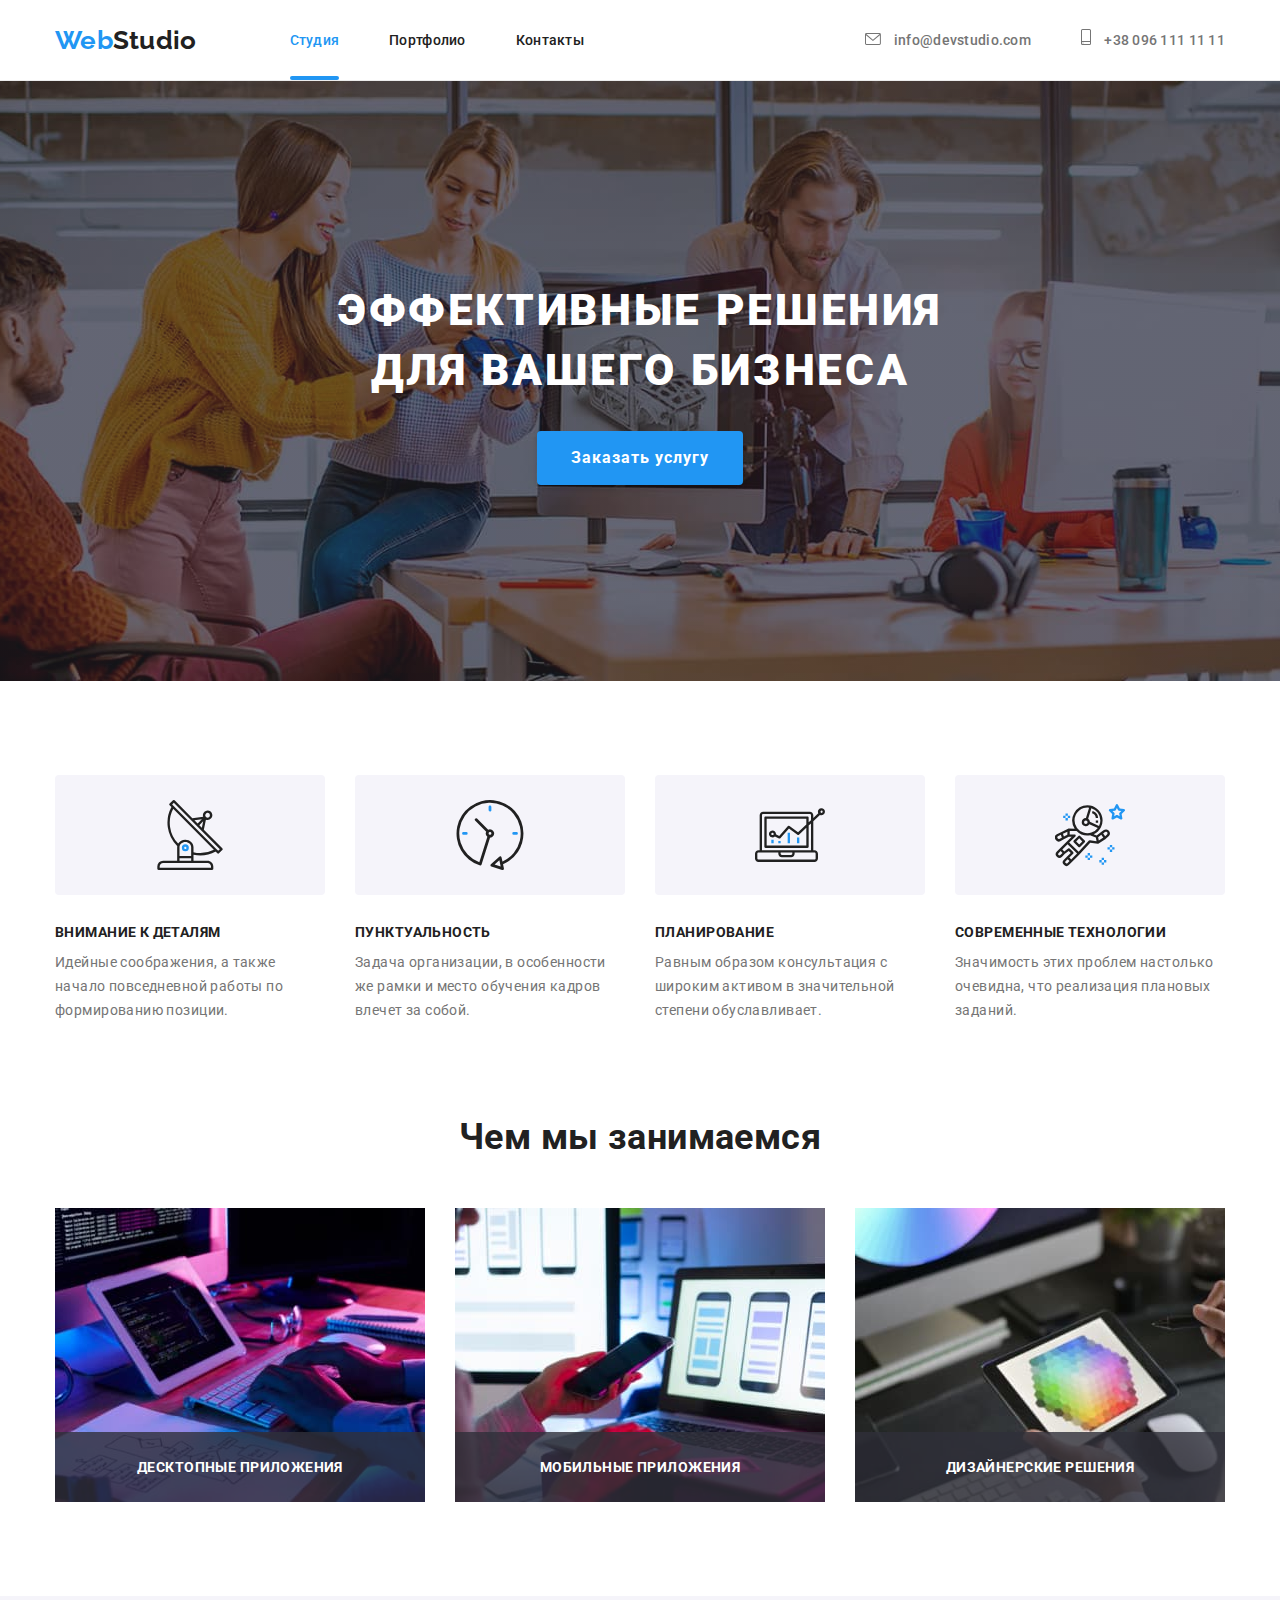
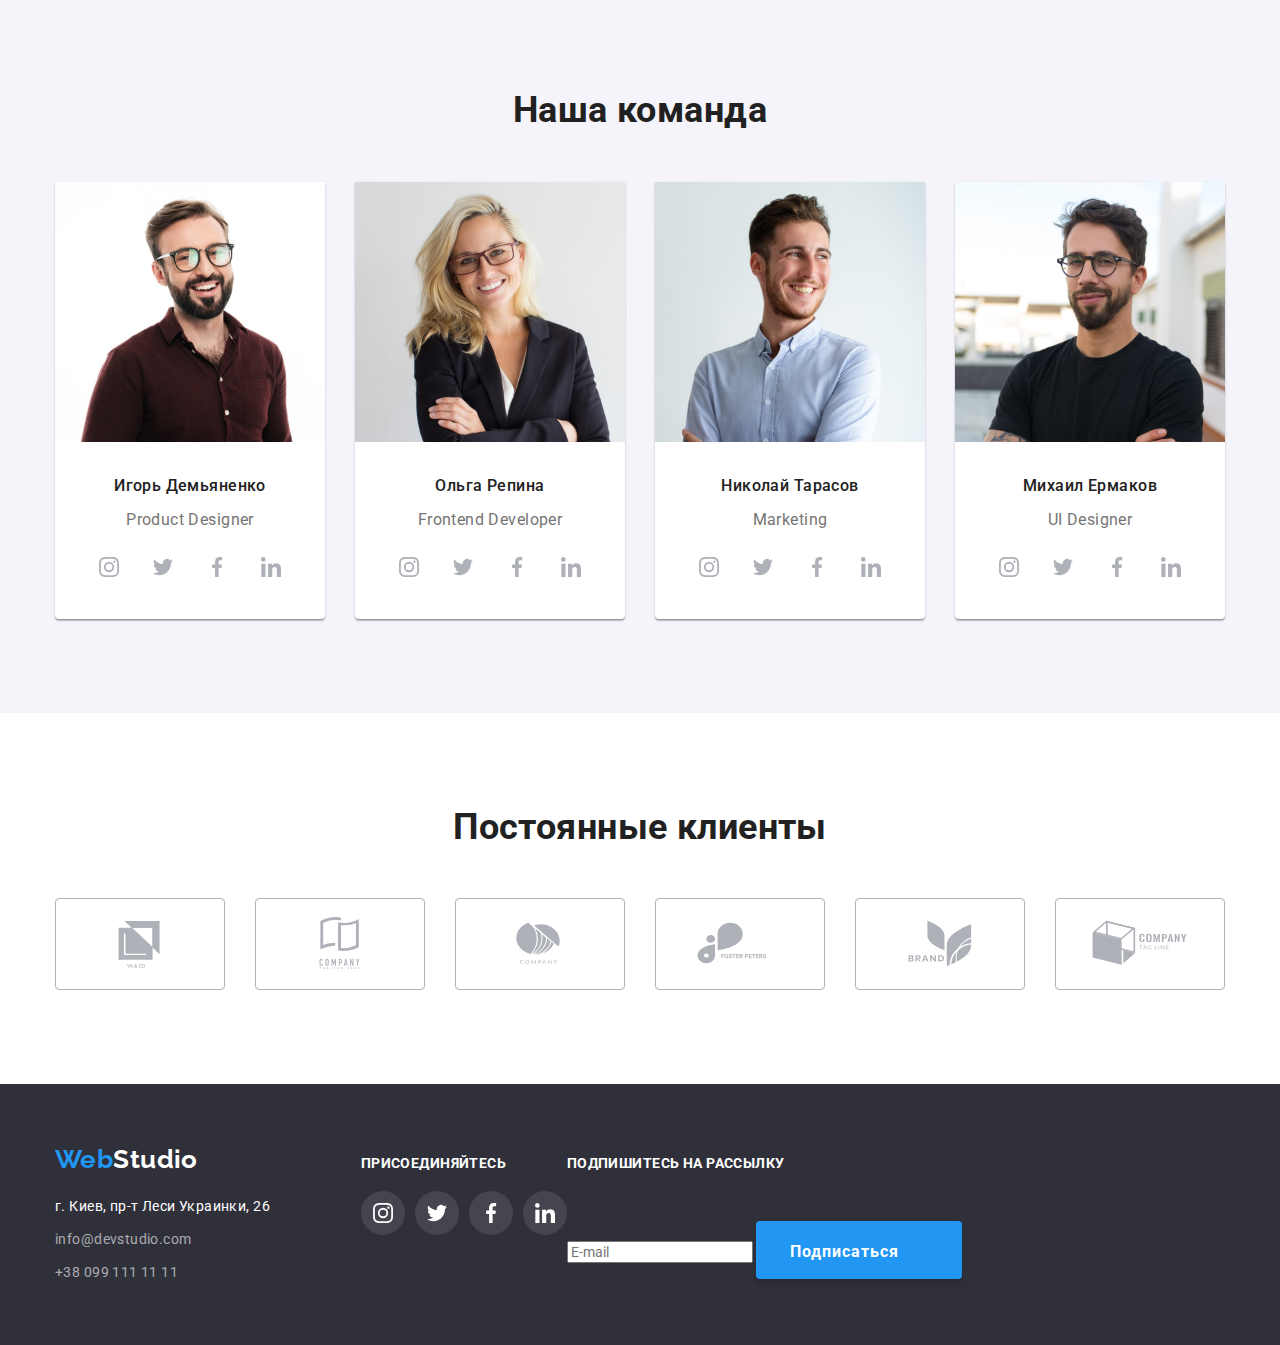
<file: index.html>
<!DOCTYPE html>
<html lang="ru">
  <head>
    <meta charset="UTF-8" />
    <meta http-equiv="X-UA-Compatible" content="IE=edge" />
    <meta name="viewport" content="width=device-width, initial-scale=1.0" />
    <title>Домашняя работа 7</title>

    <link
      href="https://fonts.googleapis.com/css2?family=Raleway:wght@700&family=Roboto:wght@400;500;700;900&display=swap"
      rel="stylesheet"
    />
    <link
      rel="stylesheet"
      href="https://cdnjs.cloudflare.com/ajax/libs/modern-normalize/1.0.0/modern-normalize.min.css"
    />
    <link rel="stylesheet" href="./css/style.css" />
  </head>

  <body>
    <header class="header">
      <div class="container">
        <nav class="header-navigation">
          <a href="" class="logo"> <span>Web</span>Studio </a>
          <ul class="menu-top">
            <li class="item">
              <div class="block-active">
                <a class="link-active" href="./index.html">Студия</a>
              </div>
            </li>
            <li class="item">
              <a class="link" href="./portfolio.html">Портфолио</a>
            </li>
            <li class="item">
              <a class="link" href="">Контакты</a>
            </li>
          </ul>
        </nav>
        <ul class="menu-top right">
          <li class="item right">
            <div class="nav-contact">
              <a class="link adress" href="mailto:info@devstudio.com">
                <svg class="nav-icons" width="16" height="12">
                  <use href="./images/sprite.svg#icon-envelope"></use>
                </svg>
                info@devstudio.com</a
              >
            </div>
          </li>
          <li class="item right">
            <div class="nav-contact">
              <a class="link adress" href="tel:+380961111111">
                <svg class="nav-icons" width="10" height="16">
                  <use href="./images/sprite.svg#icon-smartphone"></use>
                </svg>
                +38 096 111 11 11</a
              >
            </div>
          </li>
        </ul>
      </div>
    </header>

    <main class="main">
      <section class="hero">
        <div class="container-overlay">
          <h1 class="slogan">Эффективные решения для вашего бизнеса</h1>
          <button type="button" class="button" data-modal-open>
            Заказать услугу
          </button>
        </div>
      </section>
      <section class="peculiarities">
        <div class="container">
          <h2 class="block-name secret">Особенности</h2>
          <ul class="block">
            <li class="list-pec">
              <div class="box-icons">
                <svg class="pec-icons" width="70" height="70">
                  <use href="./images/sprite.svg#icon-antenna"></use>
                </svg>
              </div>
              <h3 class="text-title">Внимание к деталям</h3>
              <p class="text">
                Идейные соображения, а также начало повседневной работы по
                формированию позиции.
              </p>
            </li>
            <li class="list-pec">
              <div class="box-icons">
                <svg class="pec-icons" width="70" height="70">
                  <use href="./images/sprite.svg#icon-clock"></use>
                </svg>
              </div>
              <h3 class="text-title">Пунктуальность</h3>
              <p>
                Задача организации, в особенности же рамки и место обучения
                кадров влечет за собой.
              </p>
            </li>
            <li class="list-pec">
              <div class="box-icons">
                <svg class="pec-icons" width="70" height="70">
                  <use href="./images/sprite.svg#icon-diagram"></use>
                </svg>
              </div>
              <h3 class="text-title">Планирование</h3>
              <p>
                Равным образом консультация с широким активом в значительной
                степени обуславливает.
              </p>
            </li>
            <li class="list-pec last">
              <div class="box-icons">
                <svg class="pec-icons" width="70" height="70">
                  <use href="./images/sprite.svg#icon-astronaut"></use>
                </svg>
              </div>
              <h3 class="text-title">Современные технологии</h3>
              <p>
                Значимость этих проблем настолько очевидна, что реализация
                плановых заданий.
              </p>
            </li>
          </ul>
        </div>
      </section>
      <section class="doing">
        <div class="container">
          <h2 class="block-name">Чем мы занимаемся</h2>
          <ul class="block">
            <li class="list-block">
              <div class="block-active">
                <img
                  src="./images/work-station.jpg"
                  alt="Рабочее место"
                  width="370"
                  height="294"
                />
                <div class="box-doing">
                  <p class="white-text">ДЕСКТОПНЫЕ ПРИЛОЖЕНИЯ</p>
                </div>
              </div>
            </li>
            <li class="list-block">
              <div class="block-active">
                <img
                  src="./images/work-station2.jpg"
                  alt="Рабочее место с телефоном"
                  width="370"
                  height="294"
                />
                <div class="box-doing">
                  <p class="white-text">МОБИЛЬНЫЕ ПРИЛОЖЕНИЯ</p>
                </div>
              </div>
            </li>
            <li class="list-block">
              <div class="block-active">
                <img
                  src="./images/ipad.jpg"
                  alt="Планшет с палитрой"
                  width="370"
                  height="294"
                />
                <div class="box-doing">
                  <p class="white-text">ДИЗАЙНЕРСКИЕ РЕШЕНИЯ</p>
                </div>
              </div>
            </li>
          </ul>
        </div>
      </section>
      <section class="team">
        <div class="container">
          <h2 class="block-name our-team">Наша команда</h2>
          <ul class="block">
            <li class="list-team">
              <img
                src="./images/photo1.jpg"
                alt="Фотография Игоря Демяненко"
                width="270"
                height="260"
              />
              <h3 class="people">Игорь Демьяненко</h3>
              <p class="role" lang="en">Product Designer</p>
              <ul class="masters-socials">
                <li class="socials-item">
                  <a href="" class="social-link">
                    <svg class="social-icons" width="20" height="20">
                      <use href="./images/sprite.svg#icon-instagram"></use>
                    </svg>
                  </a>
                </li>
                <li class="socials-item">
                  <a href="" class="social-link">
                    <svg class="social-icons" width="20" height="20">
                      <use href="./images/sprite.svg#icon-twitter"></use>
                    </svg>
                  </a>
                </li>
                <li class="socials-item">
                  <a href="" class="social-link">
                    <svg class="social-icons" width="20" height="20">
                      <use href="./images/sprite.svg#icon-facebook"></use>
                    </svg>
                  </a>
                </li>
                <li class="socials-item">
                  <a href="" class="social-link">
                    <svg class="social-icons" width="20" height="20">
                      <use href="./images/sprite.svg#icon-linkedin"></use>
                    </svg>
                  </a>
                </li>
              </ul>
            </li>
            <li class="list-team">
              <img
                src="./images/photo2.jpg"
                alt="Фотография Ольги Репиной"
                width="270"
                height="260"
              />
              <h3 class="people">Ольга Репина</h3>
              <p class="role" lang="en">Frontend Developer</p>
              <ul class="masters-socials">
                <li class="socials-item">
                  <a href="" class="social-link">
                    <svg class="social-icons" width="20" height="20">
                      <use href="./images/sprite.svg#icon-instagram"></use>
                    </svg>
                  </a>
                </li>
                <li class="socials-item">
                  <a href="" class="social-link">
                    <svg class="social-icons" width="20" height="20">
                      <use href="./images/sprite.svg#icon-twitter"></use>
                    </svg>
                  </a>
                </li>
                <li class="socials-item">
                  <a href="" class="social-link">
                    <svg class="social-icons" width="20" height="20">
                      <use href="./images/sprite.svg#icon-facebook"></use>
                    </svg>
                  </a>
                </li>
                <li class="socials-item">
                  <a href="" class="social-link">
                    <svg class="social-icons" width="20" height="20">
                      <use href="./images/sprite.svg#icon-linkedin"></use>
                    </svg>
                  </a>
                </li>
              </ul>
            </li>
            <li class="list-team">
              <img
                src="./images/photo3.jpg"
                alt="Фотография Николая Тарасова"
                width="270"
                height="260"
              />
              <h3 class="people">Николай Тарасов</h3>
              <p class="role" lang="en">Marketing</p>
              <ul class="masters-socials">
                <li class="socials-item">
                  <a href="" class="social-link">
                    <svg class="social-icons" width="20" height="20">
                      <use href="./images/sprite.svg#icon-instagram"></use>
                    </svg>
                  </a>
                </li>
                <li class="socials-item">
                  <a href="" class="social-link">
                    <svg class="social-icons" width="20" height="20">
                      <use href="./images/sprite.svg#icon-twitter"></use>
                    </svg>
                  </a>
                </li>
                <li class="socials-item">
                  <a href="" class="social-link">
                    <svg class="social-icons" width="20" height="20">
                      <use href="./images/sprite.svg#icon-facebook"></use>
                    </svg>
                  </a>
                </li>
                <li class="socials-item">
                  <a href="" class="social-link">
                    <svg class="social-icons" width="20" height="20">
                      <use href="./images/sprite.svg#icon-linkedin"></use>
                    </svg>
                  </a>
                </li>
              </ul>
            </li>
            <li class="list-team">
              <img
                src="./images/photo4.jpg"
                alt="Фотография Михаила Ермакова"
                width="270"
                height="260"
              />
              <h3 class="people">Михаил Ермаков</h3>
              <p class="role" lang="en">UI Designer</p>
              <ul class="masters-socials">
                <li class="socials-item">
                  <a href="" class="social-link">
                    <svg class="social-icons" width="20" height="20">
                      <use href="./images/sprite.svg#icon-instagram"></use>
                    </svg>
                  </a>
                </li>
                <li class="socials-item">
                  <a href="" class="social-link">
                    <svg class="social-icons" width="20" height="20">
                      <use href="./images/sprite.svg#icon-twitter"></use>
                    </svg>
                  </a>
                </li>
                <li class="socials-item">
                  <a href="" class="social-link">
                    <svg class="social-icons" width="20" height="20">
                      <use href="./images/sprite.svg#icon-facebook"></use>
                    </svg>
                  </a>
                </li>
                <li class="socials-item">
                  <a href="" class="social-link">
                    <svg class="social-icons" width="20" height="20">
                      <use href="./images/sprite.svg#icon-linkedin"></use>
                    </svg>
                  </a>
                </li>
              </ul>
            </li>
          </ul>
        </div>
      </section>
      <section class="clients">
        <div class="container">
          <h2 class="block-name company">Постоянные клиенты</h2>
          <ul class="company-list">
            <li class="company-logo">
              <a href="" class="company-link">
                <div class="box-company">
                  <svg class="company-icons" width="106" height="60">
                    <use href="./images/sprite.svg#icon-company-one"></use>
                  </svg>
                </div>
              </a>
            </li>
            <li class="company-logo">
              <a href="" class="company-link">
                <div class="box-company">
                  <svg class="company-icons" width="106" height="60">
                    <use href="./images/sprite.svg#icon-company-two"></use>
                  </svg>
                </div>
              </a>
            </li>
            <li class="company-logo">
              <a href="" class="company-link">
                <div class="box-company">
                  <svg class="company-icons" width="106" height="60">
                    <use href="./images/sprite.svg#icon-company-three"></use>
                  </svg>
                </div>
              </a>
            </li>
            <li class="company-logo">
              <a href="" class="company-link">
                <div class="box-company">
                  <svg class="company-icons" width="106" height="60">
                    <use href="./images/sprite.svg#icon-company-four"></use>
                  </svg>
                </div>
              </a>
            </li>
            <li class="company-logo">
              <a href="" class="company-link">
                <div class="box-company">
                  <svg class="company-icons" width="106" height="60">
                    <use href="./images/sprite.svg#icon-company-five"></use>
                  </svg>
                </div>
              </a>
            </li>
            <li class="company-logo">
              <a href="" class="company-link">
                <div class="box-company">
                  <svg class="company-icons" width="106" height="60">
                    <use href="./images/sprite.svg#icon-company-six"></use>
                  </svg>
                </div>
              </a>
            </li>
          </ul>
        </div>
      </section>
    </main>
    <footer class="footer">
      <div class="container box">
        <div class="box-adress">
          <a href="" class="logo white"> <span>Web</span>Studio </a>
          <address class="adress">
            <ul class="menu">
              <li class="link-down">
                <a
                  class="link white"
                  href="https://www.google.com/maps/place/бул.+Леси+Украинки,+26,+Киев,+02000/@50.4265807,30.5361971,17z/data=!4m13!1m7!3m6!1s0x40d4cf0e033ecbe9:0x57a4dffefec77da0!2z0LHRg9C7LiDQm9C10YHQuCDQo9C60YDQsNC40L3QutC4LCAyNiwg0JrQuNC10LIsIDAyMDAw!3b1!8m2!3d50.4265807!4d30.5383858!3m4!1s0x40d4cf0e033ecbe9:0x57a4dffefec77da0!8m2!3d50.4265807!4d30.5383858"
                  target="blannk"
                  >г. Киев, пр-т Леси Украинки, 26</a
                >
              </li>
              <li class="link-down">
                <a class="link down" href="mailto:info@devstudio.com"
                  >info@devstudio.com</a
                >
              </li>
              <li class="link-down">
                <a class="link down" href="tel:+380991111111"
                  >+38 099 111 11 11</a
                >
              </li>
            </ul>
          </address>
        </div>
        <div class="box-socials">
          <h3 class="text-social">ПРИСОЕДИНЯЙТЕСЬ</h3>
          <ul class="menu adress-socials">
            <li class="socials-item">
              <a href="" class="social-link dark">
                <svg class="social-icons white" width="20" height="20">
                  <use href="./images/sprite.svg#icon-instagram"></use>
                </svg>
              </a>
            </li>
            <li class="socials-item">
              <a href="" class="social-link dark">
                <svg class="social-icons white" width="20" height="20">
                  <use href="./images/sprite.svg#icon-twitter"></use>
                </svg>
              </a>
            </li>
            <li class="socials-item">
              <a href="" class="social-link dark">
                <svg class="social-icons white" width="20" height="20">
                  <use href="./images/sprite.svg#icon-facebook"></use>
                </svg>
              </a>
            </li>
            <li class="socials-item">
              <a href="" class="social-link dark">
                <svg class="social-icons white" width="20" height="20">
                  <use href="./images/sprite.svg#icon-linkedin"></use>
                </svg>
              </a>
            </li>
          </ul>
        </div>
       <label>
          <div class="post">
            <h3 class="text-social">ПОДПИШИТЕСЬ НА РАССЫЛКУ</h3>
            <input type="email" class="dark-mail" placeholder="E-mail" />
            <button type="submit" class="button">
              Подписаться
              <svg class="messenger" width="24" height="24">
                <use href="./images/sprite.svg#icon-telegram"></use>
              </svg>
            </button>
          </div>
          </div>
       </label>
    </footer>
    <div class="backdrop is-hidden" data-modal>
      <div class="modal">
        <div class="modal-close">
          <button class="close" data-modal-close>
            <svg class="close-icon" width="18" height="18">
              <use href="./images/sprite.svg#icon-close"></use>
            </svg>
          </button>
        </div>
        <div class="inform-box">
          <form action="#" class="modal-form">
            <h2 class="name-form">Оставьте свои данные, мы перезвоним</h2>
            <div class="box-size">
              <label class="label-size">
                <p class="text-form">Имя</p>
                <input type="text" class="inform" name="Username" />
                <svg class="inform-icon" width="18" height="18">
                  <use href="./images/sprite.svg#icon-person"></use>
                </svg>
              </label>
            </div>
            <div class="box-size">
              <label>
                <p class="text-form">Телефон</p>
                <input type="tel" class="inform" name="phone-number" />
                <svg class="inform-icon" width="18" height="18">
                  <use href="./images/sprite.svg#icon-phone"></use>
                </svg>
              </label>
            </div>
            <div class="box-size">
              <label>
                <p class="text-form">Почта</p>
                <input type="email" class="inform" name="Email" />
                <svg class="inform-icon" width="18" height="18">
                  <use href="./images/sprite.svg#icon-email"></use>
                </svg>
              </label>
            </div>
            <div class="box-comment">
              <label>
                <p class="text-form">Комментарий</p>
                <textarea name="Comment" class="inform textcomment"></textarea>
              </label>
            </div>
            <label class="checkbox">             
                <div class="checkbox__box">
                  <input type="checkbox" class="inform-chek" name="License">
                  <div class="check__box"></div>
                  <p class="agreement">Соглашаюсь с рассылкой и принимаю
                    <a href="" class="agreement-link">Условия договора</a></p>
                </div>           
            </label>
            <div class="box-button">
              <button type="submit" class="button-modal">Отправить</button>
            </div>
          </form>
        </div>
        </div>
      </div>
    <script src="./js/modal.js"></script>
  </body>
</html>
</file>
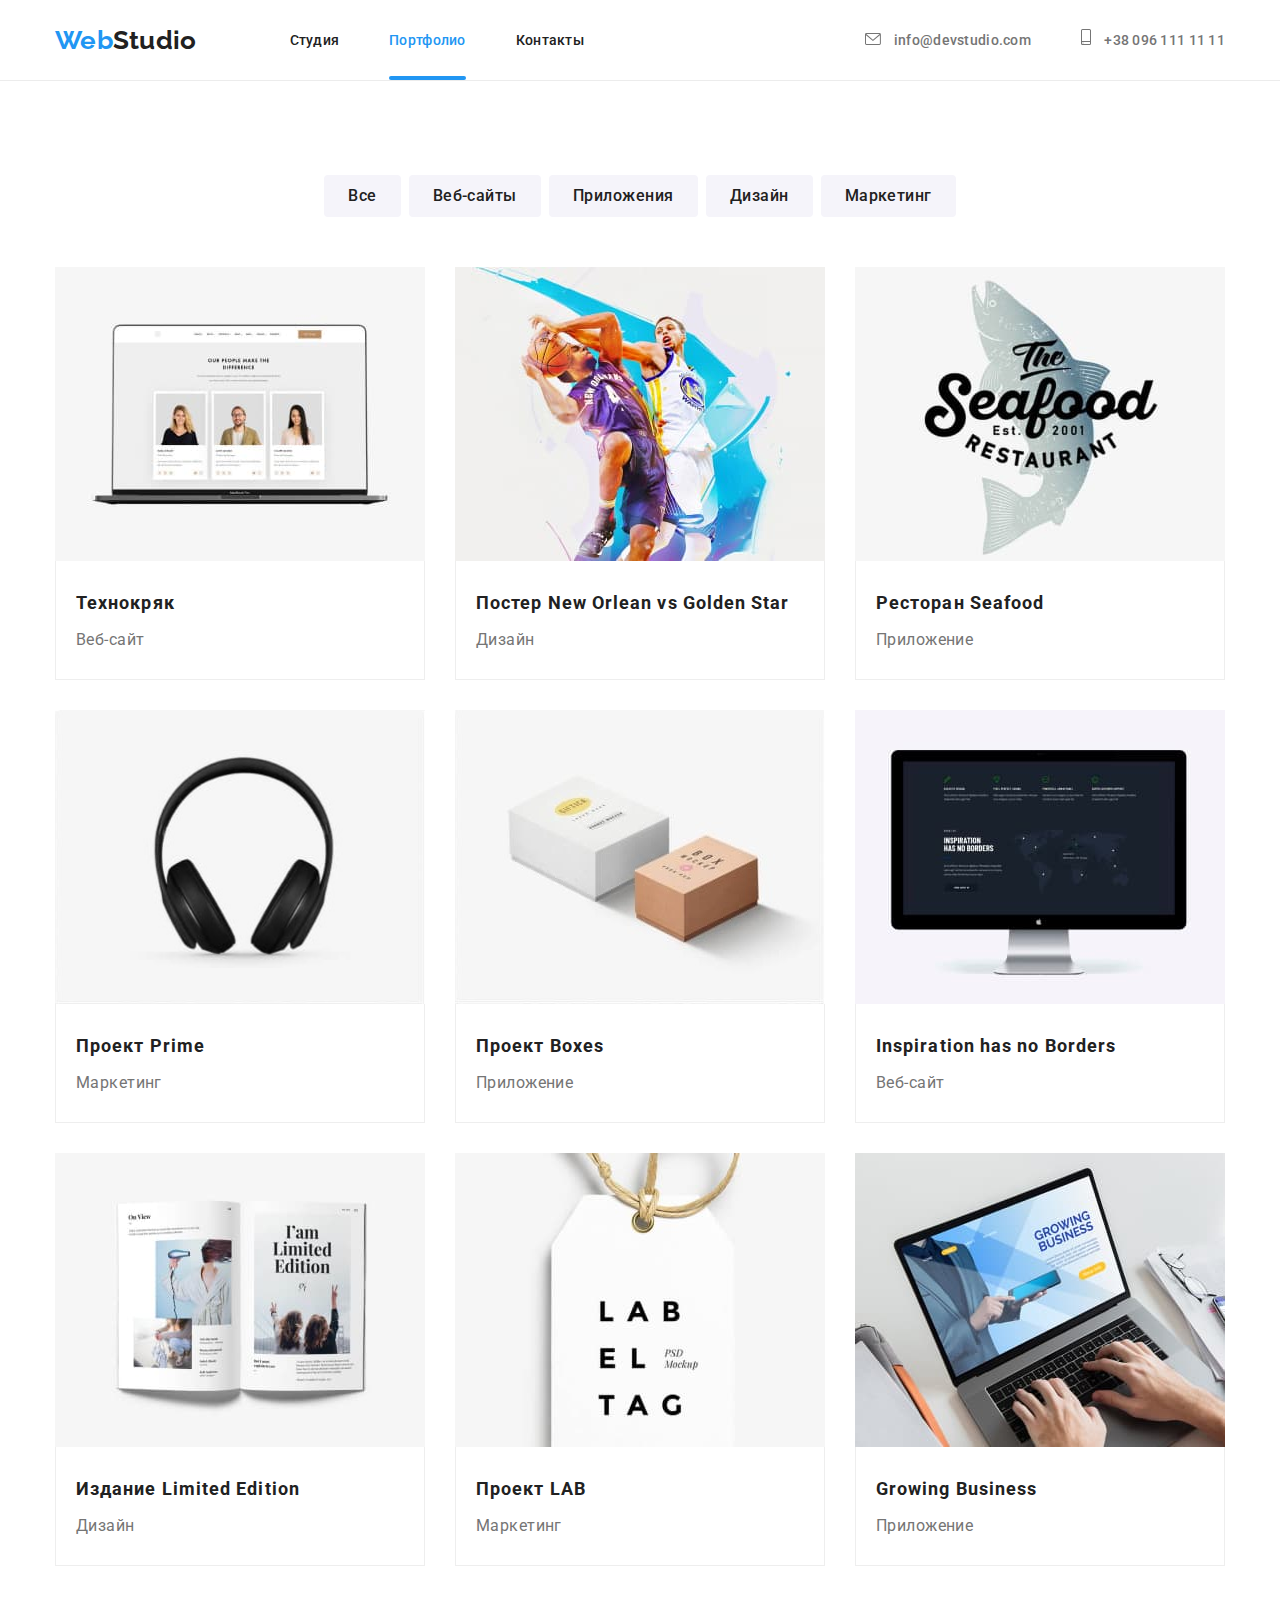
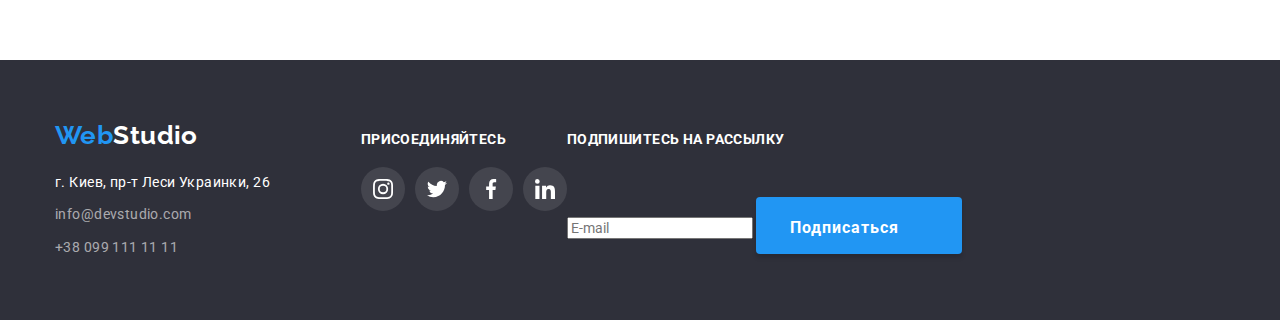
<file: portfolio.html>
<!DOCTYPE html>
<html lang="ru">
<head>
    <meta charset="UTF-8">
    <meta http-equiv="X-UA-Compatible" content="IE=edge">
    <meta name="viewport" content="width=device-width, initial-scale=1.0">
    <title> Домашняя работа 7</title>
    <link rel="stylesheet"
        href="https://cdnjs.cloudflare.com/ajax/libs/modern-normalize/1.0.0/modern-normalize.min.css" />
    <link
        href="https://fonts.googleapis.com/css2?family=Raleway:wght@700&family=Roboto:wght@400;500;700;900&display=swap"
        rel="stylesheet">
    <link rel="stylesheet" href="./css/style.css">
</head>
<body>
    <header class="header">
        <div class="container">
            <nav class="header-navigation">
                <a href="" class="logo">
                    <span>Web</span>Studio
                </a>
                <ul class="menu-top">
                    <li class="item">
                        <a class="link" href="./index.html">Студия</a>
                    </li>
                    <li class="item">
                        <div class="block-active">
                            <a class="link-active" href="./portfolio.html">Портфолио</a>
                        </div>
                    </li>
                    <li class="item"><a class="link" href="">Контакты</a></li>
                </ul>
            </nav>
            <ul class="menu-top right">
                <li class="item right">
                    <Div class="nav-contact">
                        <a class="link adress" href="mailto:info@devstudio.com">
                            <svg class="nav-icons" width="16" height="12">
                                <use href='./images/sprite.svg#icon-envelope'></use>
                            </svg>
                            info@devstudio.com</a>
                    </Div>
                </li>
                <li class="item right">
                    <div class="nav-contact">
                        <a class="link adress" href="tel:+380961111111">
                            <svg class="nav-icons" width="10" height="16">
                                <use href='./images/sprite.svg#icon-smartphone'></use>
                            </svg>
                            +38 096 111 11 11</a>
                    </div>
                </li>
            </ul>
        </div>
    </header>
    <main>                       
        <section class="filter">
            <div class="container">
                <h1 class="block-name secret">Наши работы</h1>
                <ul class="filter-block">
                    <li class="list-fb">
                        <button class="filter-fb" type="button">Все</button>
                    </li>
                    <li class="list-fb">
                        <button class="filter-fb" type="button">Веб-сайты</button>
                    </li>
                    <li class="list-fb">
                        <button class="filter-fb" type="button">Приложения</button>
                    </li>
                    <li class="list-fb">
                        <button class="filter-fb" type="button">Дизайн</button>
                    </li>
                    <li class="list-fb">
                        <button class="filter-fb" type="button">Маркетинг</button>
                    </li>
                </ul>
            </div>
            <div class="container">
                <ul class="menu prt">
                    <li class="list-poster">
                        <div class="block-active">
                            <a class="posters" href="">
                                <div class="shadow">
                                    <div class="container-over">
                                        <img src="./images/portfolio/technokryak.jpg" alt="Веб сайт проекта Технокряк" width="370" height="294">
                                        <div class="box-posters">
                                            <p class="text-back">
                                                Технокряк это современная площадка распространения коронавируса. Компании используют эту платформу для цифрового
                                                шпионажа и атак на защищённые сервера конкурентов.
                                            </p>
                                        </div>
                                    </div>
                                    <div class="caption">
                                        <h2 class="posters-plogo">Технокряк</h2>
                                        <p class="posters-ptext">Веб-сайт</p>
                                    </div>
                                </div>
                            </a>
                        </div>
                    </li>
                    <li class="list-poster">
                       <div class="block-active">
                            <a class="posters" href="">
                              <div class="shadow">
                                <div class="container-over">
                                    <img src="./images/portfolio/poster.jpg" alt="Постер" width="370" height="294">
                                    <div class="box-posters">
                                        <p class="text-back">
                                            Технокряк это современная площадка распространения коронавируса. Компании используют эту платформу для цифрового
                                            шпионажа и атак на защищённые сервера конкурентов.
                                        </p>
                                    </div>
                                </div>
                                <div class="caption">
                                    <h2 class="posters-plogo">Постер New Orlean vs Golden Star</h2>
                                    <p class="posters-ptext">Дизайн</p>
                                </div>
                              </div>
                            </a>
                       </div>
                    </li>
                    <li class="list-poster">
                       <div class="block-active">
                            <a class="posters" href="">
                               <div class="shadow">
                                   <div class="container-over">
                                        <img src="./images/portfolio/restoran.jpg" alt="Ресторан морской кухни" width="370" height="294">
                                        <div class="box-posters">
                                            <p class="text-back">
                                                Технокряк это современная площадка распространения коронавируса. Компании используют эту платформу для
                                                цифрового
                                                шпионажа и атак на защищённые сервера конкурентов.
                                            </p>
                                        </div>
                                    </div>
                                    <div class="caption">
                                        <h2 class="posters-plogo">Ресторан <span lang="en">Seafood</span></h2>
                                        <p class="posters-ptext">Приложение</p>
                                    </div>
                               </div>
                            </a>
                       </div>
                    </li>
                    <li class="list-poster">
                       <div class="block-active">
                            <a class="posters" href="">
                               <div class="shadow">
                                    <div class="container-over">
                                        <img src="./images/portfolio/project-prime.jpg" alt="Изображение наушников" width="370" height="294">
                                        <div class="box-posters">
                                            <p class="text-back">
                                                Технокряк это современная площадка распространения коронавируса. Компании используют эту платформу для
                                                цифрового
                                                шпионажа и атак на защищённые сервера конкурентов.
                                            </p>
                                    </div>
                                    </div>
                                    <div class="caption">
                                        <h2 class="posters-plogo">Проект <span lang="en">Prime</span></h2>
                                        <p class="posters-ptext">Маркетинг</p>
                                    </div>
                               </div>
                            </a>
                       </div>
                    </li>
                    <li class="list-poster">
                        <div class="block-active">
                            <a class="posters" href="">
                               <div class="shadow">
                                   <div class="container-over">
                                        <img src="./images/portfolio/procject-boxes.jpg" alt="Изображение дизайнерских коробок" width="370" height="294">
                                        <div class="box-posters">
                                            <p class="text-back">
                                                Технокряк это современная площадка распространения коронавируса. Компании используют эту платформу для
                                                цифрового
                                                шпионажа и атак на защищённые сервера конкурентов.
                                            </p>
                                   </div>
                                    </div>
                                    <div class="caption">
                                        <h2 class="posters-plogo">Проект <span lang="en">Boxes</span></h2>
                                        <p class="posters-ptext">Приложение</p>
                                    </div>
                               </div>
                            </a>
                        </div>
                    </li>
                    <li class="list-poster">
                        <div class="block-active">
                            <a class="posters" href="">
                               <div class="shadow">
                                   <div class="container-over">
                                        <img src="./images/portfolio/web-site.jpg" alt="Веб сайт проекта" width="370" height="294">
                                        <div class="box-posters">
                                            <p class="text-back">
                                                Технокряк это современная площадка распространения коронавируса. Компании используют эту платформу для
                                                цифрового
                                                шпионажа и атак на защищённые сервера конкурентов.
                                            </p>
                                   </div>
                                    </div>
                                    <div class="caption">
                                        <h2 class="posters-plogo" lang="en">Inspiration has no Borders</h2>
                                        <p class="posters-ptext">Веб-сайт</p>
                                    </div>
                               </div>
                            </a>
                        </div>
                    </li>
                    <li class="list-poster">
                        <div class="block-active">
                            <a class="posters" href="">
                               <div class="shadow">
                                   <div class="container-over">
                                        <img src="./images/portfolio/design.jpg" alt="Изображение разворота журнала" width="370" height="294">
                                        <div class="box-posters">
                                            <p class="text-back">
                                                Технокряк это современная площадка распространения коронавируса. Компании используют эту платформу для
                                                цифрового
                                                шпионажа и атак на защищённые сервера конкурентов.
                                            </p>
                                   </div>
                                    </div>
                                    <div class="caption">
                                        <h2 class="posters-plogo">Издание <span lang="en">Limited Edition</span></h2>
                                        <p class="posters-ptext">Дизайн</p>
                                    </div>
                               </div>
                            </a>
                        </div>
                    </li>
                    <li class="list-poster">
                        <div class="block-active">
                            <a class="posters" href="">
                               <div class="shadow">
                                    <div class="container-over">
                                        <img src="./images/portfolio/project-lab.jpg" alt="Изображение дизайнерского элемента" width="370" height="294">
                                        <div class="box-posters">
                                            <p class="text-back">
                                                Технокряк это современная площадка распространения коронавируса. Компании используют эту платформу для
                                                цифрового
                                                шпионажа и атак на защищённые сервера конкурентов.
                                            </p>
                                    </div>
                                    </div>
                                    <div class="caption">
                                        <h2 class="posters-plogo">Проект <span lang="en">LAB</span></h2>
                                        <p class="posters-ptext">Маркетинг</p>
                                    </div>
                               </div>
                            </a>
                        </div>
                    </li>
                    <li class="list-poster">
                        <div class="block-active">
                            <a class="posters" href="">
                               <div class="shadow">
                                    <div class="container-over">
                                        <img src="./images/portfolio/growing-business.jpg" alt="Изображение рабочего места" width="370" height="294">
                                        <div class="box-posters">
                                            <p class="text-back">
                                                Технокряк это современная площадка распространения коронавируса. Компании используют эту платформу для
                                                цифрового
                                                шпионажа и атак на защищённые сервера конкурентов.
                                            </p>
                                    </div>
                                    </div>
                                    <div class="caption">
                                        <h2 class="posters-plogo" lang="en">Growing Business</h2>
                                        <p class="posters-ptext">Приложение</p>
                                    </div>
                               </div>
                            </a>
                        </div>
                    </li>
                </ul>
            </div>
        </section>
    </main>
<footer class="footer">
    <div class="container box">
        <div class="box-adress">
            <a href="" class="logo white"> <span>Web</span>Studio </a>
            <address class="adress">
                <ul class="menu">
                    <li class="link-down">
                        <a class="link white"
                            href="https://www.google.com/maps/place/бул.+Леси+Украинки,+26,+Киев,+02000/@50.4265807,30.5361971,17z/data=!4m13!1m7!3m6!1s0x40d4cf0e033ecbe9:0x57a4dffefec77da0!2z0LHRg9C7LiDQm9C10YHQuCDQo9C60YDQsNC40L3QutC4LCAyNiwg0JrQuNC10LIsIDAyMDAw!3b1!8m2!3d50.4265807!4d30.5383858!3m4!1s0x40d4cf0e033ecbe9:0x57a4dffefec77da0!8m2!3d50.4265807!4d30.5383858"
                            target="blannk">г. Киев, пр-т Леси Украинки, 26</a>
                    </li>
                    <li class="link-down">
                        <a class="link down" href="mailto:info@devstudio.com">info@devstudio.com</a>
                    </li>
                    <li class="link-down">
                        <a class="link down" href="tel:+380991111111">+38 099 111 11 11</a>
                    </li>
                </ul>
            </address>
        </div>
        <div class="box-socials">
            <h3 class="text-social">ПРИСОЕДИНЯЙТЕСЬ</h3>
            <ul class="menu adress-socials">
                <li class="socials-item">
                    <a href="" class="social-link dark">
                        <svg class="social-icons white" width="20" height="20">
                            <use href="./images/sprite.svg#icon-instagram"></use>
                        </svg>
                    </a>
                </li>
                <li class="socials-item">
                    <a href="" class="social-link dark">
                        <svg class="social-icons white" width="20" height="20">
                            <use href="./images/sprite.svg#icon-twitter"></use>
                        </svg>
                    </a>
                </li>
                <li class="socials-item">
                    <a href="" class="social-link dark">
                        <svg class="social-icons white" width="20" height="20">
                            <use href="./images/sprite.svg#icon-facebook"></use>
                        </svg>
                    </a>
                </li>
                <li class="socials-item">
                    <a href="" class="social-link dark">
                        <svg class="social-icons white" width="20" height="20">
                            <use href="./images/sprite.svg#icon-linkedin"></use>
                        </svg>
                    </a>
                </li>
            </ul>
        </div>
        <div class="post">
            <h3 class="text-social">ПОДПИШИТЕСЬ НА РАССЫЛКУ</h3>
            <input type="email" class="dark-mail" placeholder="E-mail" />
            <button type="submit" class="button">
                Подписаться
                <svg class="messenger" width="24" height="24">
                    <use href="./images/sprite.svg#icon-telegram"></use>
                </svg>
            </button>
        </div>
    </div>
</footer>
</body>
    
</html>
</file>
<file: css/style.css>
/* цвет основного текста #757575

вточиный текст #212121
акцент  #2196F3;
 фон^ - background: #E5E5E5
      - header  #FFFFFF
      - hero #2F303A
*/

:root {
  --primary-text-color: #757575;
  --secondary-text-color: #212121;
  --accent-text-color: #2196f3;
  --white-color: #ffffff;
}

/* Офрмление body*/
p,
h1,
h2,
h3,
h4,
h5,
h6 {
  margin-top: 0;
  margin-bottom: 0;
}

ul {
  margin-top: 0;
  margin-bottom: 0;
  padding-left: 0;
}

img {
  display: block;
}

body {
  color: var(--primary-text-color);
  background-color: var(--white-color);
  font-family: Roboto, sans-serif;
  font-style: normal;
  font-weight: 400;
  font-size: 14px;
  line-height: 1.71;
  letter-spacing: 0.03em;
}

/* Офрмление header*/

.container {
  width: 1200px;
  padding-left: 15px;
  padding-right: 15px;
  margin: 0 auto;
}

.header {
  padding-bottom: 24px;
  padding-top: 25px;
  font-weight: 500;
  font-size: 14px;
  line-height: 1.14x;
  letter-spacing: 0.02em;
  border-bottom: 1px solid #ececec;
}

.header-navigation {
  display: flex;
  align-items: center;
}

.header .container {
  display: flex;
  align-items: center;
}

/* Офрмление логтипа*/

.logo {
  margin-right: 93px;
  font-family: Raleway;
  font-weight: 700;
  font-size: 26px;
  line-height: 1.19;
  text-decoration-line: none;
}

.logo > span {
  color: var(--accent-text-color);
}

.logo:visited {
  color: var(--secondary-text-color);
}

/* Офрмление навигационного меню и 
адресной информации */

.menu-top {
  list-style: none;
  font-style: normal;
}

.menu-top:visited {
  color: var(--secondary-text-color);
}

.menu-top {
  display: flex;
}

.right {
  margin-left: auto;
  display: flex;
 
}

.nav-contact {
  display: flex;

  align-items: center;
  justify-content: center;
}

.nav-icons {
  margin-right: 10px;
  fill: var(--primary-text-color);
  transition-property: fill;
  transition-duration: 250ms;
  transition-timing-function: cubic-bezier(0.4, 0, 0.2, 1);
  t
}

.link {
  display: inline-block;
  text-decoration-line: none;
  color: var(--secondary-text-color);
  transition-property: color;
  transition-duration: 250ms;
  transition-timing-function: cubic-bezier(0.4, 0, 0.2, 1);
}

.link:hover .nav-icons,
.link:focus .nav-icons,
.link:hover,
.link:focus {
  color: var(--accent-text-color);
  fill: var(--accent-text-color);
}
.block-active {
  position: relative;  
}

.link-active {
  display: inline-block;
  text-decoration-line: none;
  color: var(--accent-text-color);
}

.link-active::after {
  content: "";
  display: inline-block;
  position: absolute;
  bottom: -28px;
  left: 0;
  width: 100%;
  height: 4px;
  background: #2196f3;
  border-radius: 2px;
}

.item:not(:last-child) {
  margin-right: 50px;
}

.adress {
  color: var(--primary-text-color);
}

/* Офрмление блока hero*/

.hero {
   color: var(--white-color);
  text-align: center;
}

.container-overlay {
  margin-right: auto;
  margin-left: auto;
  max-width: 1600px;
  height: 600px;
  /*outline: 2px solid brown;*/
  padding-bottom: 200px;
  padding-top: 200px;
  justify-content: center;
  background-image: linear-gradient(
      rgba(47, 48, 58, 0.4),
      rgba(47, 48, 58, 0.4)
    ),
    url(../images/hero-logo.jpg);
  background-repeat: no-repeat;
  background-position: center;
}

.slogan {
  margin-left: auto;
  margin-right: auto;
  padding-top: 0px;
  padding-bottom: 0px;
  width: 696px;
  font-weight: 900;
  font-size: 44px;
  line-height: 1.36;
  letter-spacing: 0.06em;
  text-transform: uppercase;
}

.button {
  margin-top: 30px;
  padding-right: 32px;
  padding-left: 32px;
  padding-top: 10px;
  padding-bottom: 10px;
  box-shadow: 0px 4px 4px rgba(0, 0, 0, 0.15);
  border-radius: 4px;
  border-color: transparent;
  font-family: Roboto;
  color: var(--white-color);
  background-color: var(--accent-text-color);
  font-weight: 700;
  font-size: 16px;
  line-height: 1.87;
  letter-spacing: 0.06em;
  cursor: pointer;
}

/* Офрмление блока Особенности (peculiarities)*/

.peculiarities {
  padding-top: 94px;
  padding-bottom: 94px;
}

.list-pec {
  margin-right: 30px;
  width: 270px;
}

.last {
  margin-right: 0;
}

.secret {
  display: none;
}
.box-icons {
  display: flex;
  align-items: center;
  justify-content: center;
  width: 270px;
  height: 120px;
  background: #f5f4fa;
  border-radius: 4px;
}

.text-title {
  margin-bottom: 10px;
  margin-top: 30px;
  color: var(--secondary-text-color);
  font-weight: bold;
  font-size: 14px;
  line-height: 1.14;
  text-transform: uppercase;
}

.block {
  display: flex;
  list-style: none;
  justify-content: space-between;
}

/* Офрмление блока Чем мы занимаемся (doing)*/

.doing {
  padding-bottom: 94px;
}

.block-name {
  margin-bottom: 50px;
  color: var(--secondary-text-color);
  font-weight: 700;
  font-size: 36px;
  line-height: 1.16;
  text-align: center;
}
.box-doing {
  position: absolute;
  bottom: 0;
  width: 370px;
  height: 70px;
  text-align: center;
  padding-top: 27px;
  padding-bottom: 27px;
  background: rgba(47, 48, 58, 0.8);
}

.white-text {
  margin-right: auto;
  margin-left: auto;
  font-family: Roboto;
  font-style: normal;
  font-weight: 700;
  font-size: 14px;
  line-height: 16px;
  text-align: center;
  letter-spacing: 0.03em;
  text-transform: uppercase;
  color: #ffffff;
}

/* Офрмление блока Наша команда (team)*/

.team {
  padding-top: 94px;
  padding-bottom: 94px;
  background: #f5f4fa;
}

.list-team {
  padding-bottom: 30px;
  text-align: center;
  background: var(--white-color);
  box-shadow: 0px 1px 3px rgba(0, 0, 0, 0.12), 0px 1px 1px rgba(0, 0, 0, 0.14),
    0px 2px 1px rgba(0, 0, 0, 0.2);
  border-radius: 0px 0px 4px 4px;
}

.people {
  margin-top: 30px;
  margin-bottom: 10px;
  color: var(--secondary-text-color);
  font-weight: 500;
  font-size: 16px;
  line-height: 1, 19;
}

.masters-socials {
  display: flex;
  text-decoration: none;
  align-items: center;
  justify-content: center;
  list-style: none;
}

.socials-item {
  width: 44px;
  height: 44px;
  margin-right: 10px;
}

.socials-item:last-child {
  margin-right: 0;
}

.social-link {
  width: 100%;
  height: 100%;
  display: flex;
  align-items: center;
  justify-content: center;
  border-radius: 50%;
  transition-property: background-color;
  transition-duration: 250ms;
  transition-timing-function: cubic-bezier(0.4, 0, 0.2, 1);
 }


.social-icons {
  display: flex;
  align-items: center;
  justify-content: center;
  fill: #afb1b8;
  transition-property: fill;
  transition-duration: 250ms;
  transition-timing-function: cubic-bezier(0.4, 0, 0.2, 1);
}

.social-link:hover,
.social-link:focus {
  background-color: var(--accent-text-color);
  }

.social-link:hover .social-icons,
.social-link:focus .social-icons {
  fill: var(--white-color);
}

.role {
  font-size: 16px;
  line-height: 1.19;
  margin-bottom: 16px;
}

/*Оформление блока Постоянные клинты (Clients)*/

.clients {
  padding-top: 94px;
  padding-bottom: 94px;
}

.company-list {
  list-style: none;
  display: flex;
  justify-content: space-between;
}

.box-company {
  display: flex;
  align-items: center;
  justify-content: center;
  width: 170px;
  height: 92px;
  border: 1px solid #afb1b8;
  box-sizing: border-box;
  border-radius: 4px;
  transition-property: border-color;
  transition-duration: 250ms;
  transition-timing-function: cubic-bezier(0.4, 0, 0.2, 1);
}

.company-icons {
  width: 100%;
  grid-template: 100%;
  fill: #afb1b8;
  transition-property: fill;
  transition-duration: 250ms;
  transition-timing-function: cubic-bezier(0.4, 0, 0.2, 1);
}

.company-link,
.company-icons {
  display: block; 
}

.company-link:hover .box-company,
.company-link:focus .box-company,
.company-link:hover .company-icons,
.company-link:focus .company-icons {
  fill: var(--accent-text-color);
  border-color: var(--accent-text-color);
}

/* Офрмление блоков футера */

.footer {
  padding-top: 60px;
  padding-bottom: 60px;
  background-color: #2f303a;
}

.white {
  display: block;
  color: var(--white-color);
}

.white:visited {
  color: var(--white-color);
}

.footer .logo {
  margin-bottom: 20px;
}

.menu {
  display: block;
  list-style: none;
  font-style: normal;
}

.menu:visited {
  color: var(--secondary-text-color);
}

.down {
  color: rgba(255, 255, 255, 0.6);
}

.link-down {
  margin-top: 9px;
}

.box {
  display: flex;
  align-items: baseline;
}

.box-socials {
  margin-left: 70px;
}

.text-social {
  display: block;
  margin-bottom: 20px;
  font-family: Roboto;
  font-style: normal;
  font-weight: bold;
  font-size: 14px;
  line-height: 16px;
  letter-spacing: 0.03em;
  text-transform: uppercase;
  color: #ffffff;
}

.adress-socials {
  display: flex;
}

.dark {
  background: rgba(255, 255, 255, 0.1);
}

.white {
  fill: var(--white-color);
}
/* страница Portfolio 

оформление блока фильтров */

.filter {
  padding-top: 94px;
  padding-bottom: 94px;
}

.filter-block {
  display: flex;
  justify-content: center;
  align-items: flex-end;
  font-family: Roboto, sans-serif;
  text-decoration-line: none;
  font-weight: 500;
  font-size: 16px;
  line-height: 1.62;
  letter-spacing: 0.03em;
  list-style: none;
  color: var(--secondary-text-color);
}

.filter-fb {
  padding-top: 6px;
  padding-bottom: 6px;
  padding-left: 22px;
  padding-right: 22px;
  line-height: 26px;
  border-radius: 4px;
  border-color: transparent;
  background-color: #f5f4fa;
  text-align: center;
  cursor: pointer;
  font-family: Roboto;
  font-style: 400;
  font-weight: 500;
  font-size: 16px;
  line-height: 162%;
  text-align: center;
  letter-spacing: 0.03em;
  box-shadow: inset;
  color: #212121;
  transition-property: background-color, color, box-shadow ;
  transition-duration: 250ms;
  transition-timing-function: cubic-bezier(0.4, 0, 0.2, 1);
}

.filter-fb:focus,
.filter-fb:hover {
  color: var(--white-color);
  background-color: var(--accent-text-color);
  box-shadow: 0px 3px 1px rgba(0, 0, 0, 0.1), 0px 1px 2px rgba(0, 0, 0, 0.08),
    0px 2px 2px rgba(0, 0, 0, 0.12);
}

.list-fb {
  margin-right: 8px;
}

.list-fb:last-child {
  margin-right: 0px;
}

/* оформление центрального блоrа постеров*/

.prt {
  display: flex;
  flex-wrap: wrap;
  margin-top: 50px;  
}

.caption {
  padding-top: 24px;
  padding-bottom: 24px;
  padding-left: 20px;
  border-bottom: 1px solid #eeeeee;
  border-left: 1px solid #eeeeee;
  border-right: 1px solid #eeeeee;
}

.list-poster {
  margin-right: 30px;
  margin-bottom: 30px;
}

.list-poster:nth-child(3n + 3) {
  margin-right: 0;
}

.list-poster:nth-last-child(-n + 3) {
  margin-bottom: 0;
}

.shadow {
  width: 100%;
  height: 100%;
  box-shadow: none;
  position: relative;
  }

.posters:hover .shadow,
.posters:focus .shadow {
  box-shadow: 0px 1px 1px rgba(0, 0, 0, 0.12), 0px 4px 4px rgba(0, 0, 0, 0.06),
    1px 4px 6px rgba(0, 0, 0, 0.16); 
}

.posters {
  text-decoration-line: none;
}

.posters:visited {
  color: #212121;
}

.posters-plogo {
  margin-bottom: 4px;
  color: #212121;
  font-weight: 700;
  font-size: 18px;
  line-height: 2;
  letter-spacing: 0.06em;
}

.posters-ptext {
  font-size: 16px;
  line-height: 1.87;
  color: #757575;
}

.box-posters {
  width: 370px;
  height: 294px;
  position: absolute;
  top: 0;
  transform: translatey(100%);
  transition: transform 300ms;
  padding-top: 63px;
  padding-bottom: 63px;   
  background: rgba(33, 150, 243, 0.9);  
}

.posters:hover .box-posters,
.posters:focus .box-posters {
  transform: translatey(0);    
}

.container-over {
  overflow: hidden;
  position: relative;
}

.text-back {
  margin-right: 24px;
  margin-left: 24px;
  font-family: Roboto;
  font-style: normal;
  font-weight: 400;
  font-size: 18px;
  line-height: 156%;
  letter-spacing: 0.03em;
  color: #ffffff;
}


/*-------------------Модальное окно-----------*/

.backdrop {
  position: fixed;
  top: 0;
  left: 0;
  width: 100%;
  height: 100%;
  opacity: 1;
  background-color: rgba(0, 0, 0, 0.25);
  transition-property: opacity;
  transition-duration: 300ms;
  transition-timing-function: linear; 
}

.backdrop.is-hidden {
  opacity: 0;
  pointer-events: none;
  visibility: hidden;
}

.modal {
  position: absolute;
  width: 528px;
  height: 581px;
  top: 50%;
  left: 50%;
  transform: translate(-50%, -50%);
  box-shadow: 0px 1px 3px rgba(0, 0, 0, 0.12), 0px 1px 1px rgba(0, 0, 0, 0.14), 0px 2px 1px rgba(0, 0, 0, 0.2);
  border-radius: 4px;
  background-color: var(--white-color); 
}

.modal-close {
  position: relative;
}  


.close {
  position: absolute;
  top: 8px;
  right: 8px;
  width: 30px;
  height: 30px;
  background: var(--white-color);
  border: 1px solid rgba(0, 0, 0, 0.1);
  box-sizing: border-box;
  border-radius: 50%;
}

.close-icon {
  padding: 0;
  display: flex;
  position: absolute;
  top: 50%;
  left: 50%;
  transform: translate(-50%, -50%);
  
}
</file>
